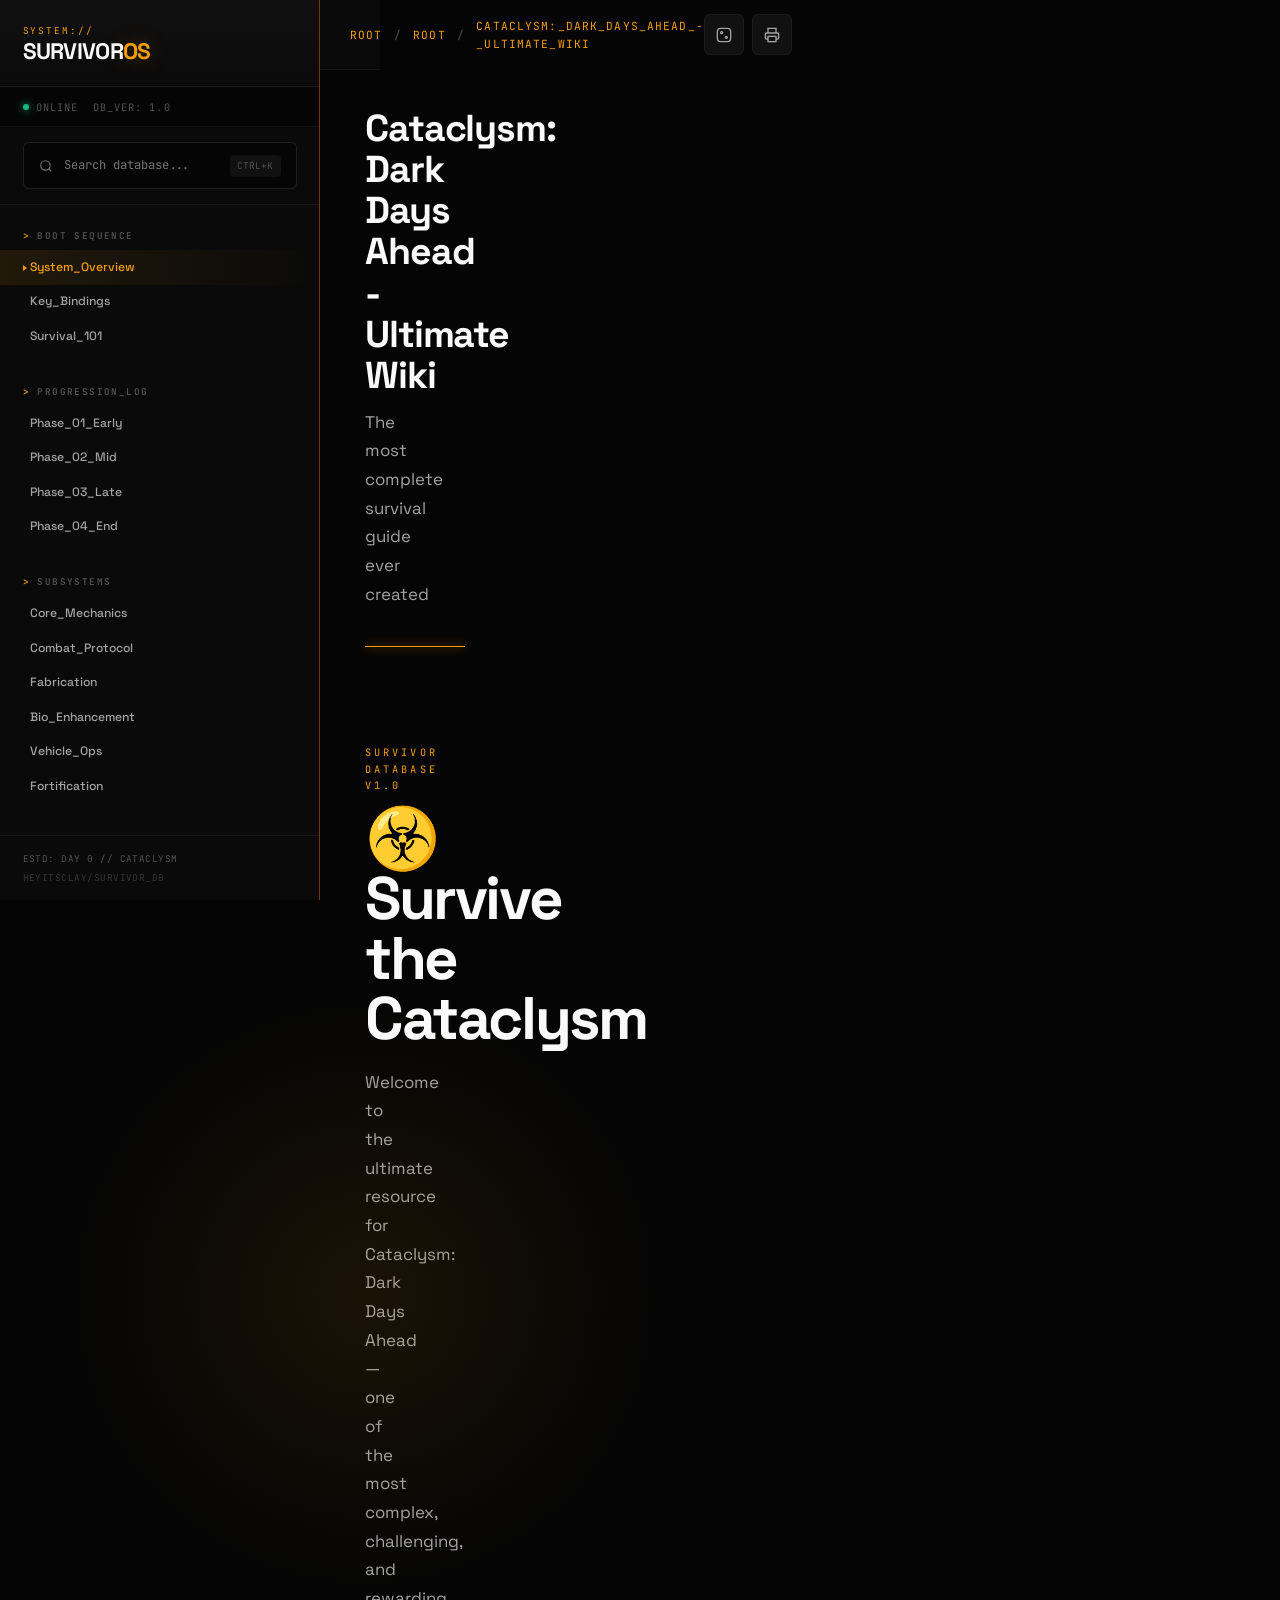
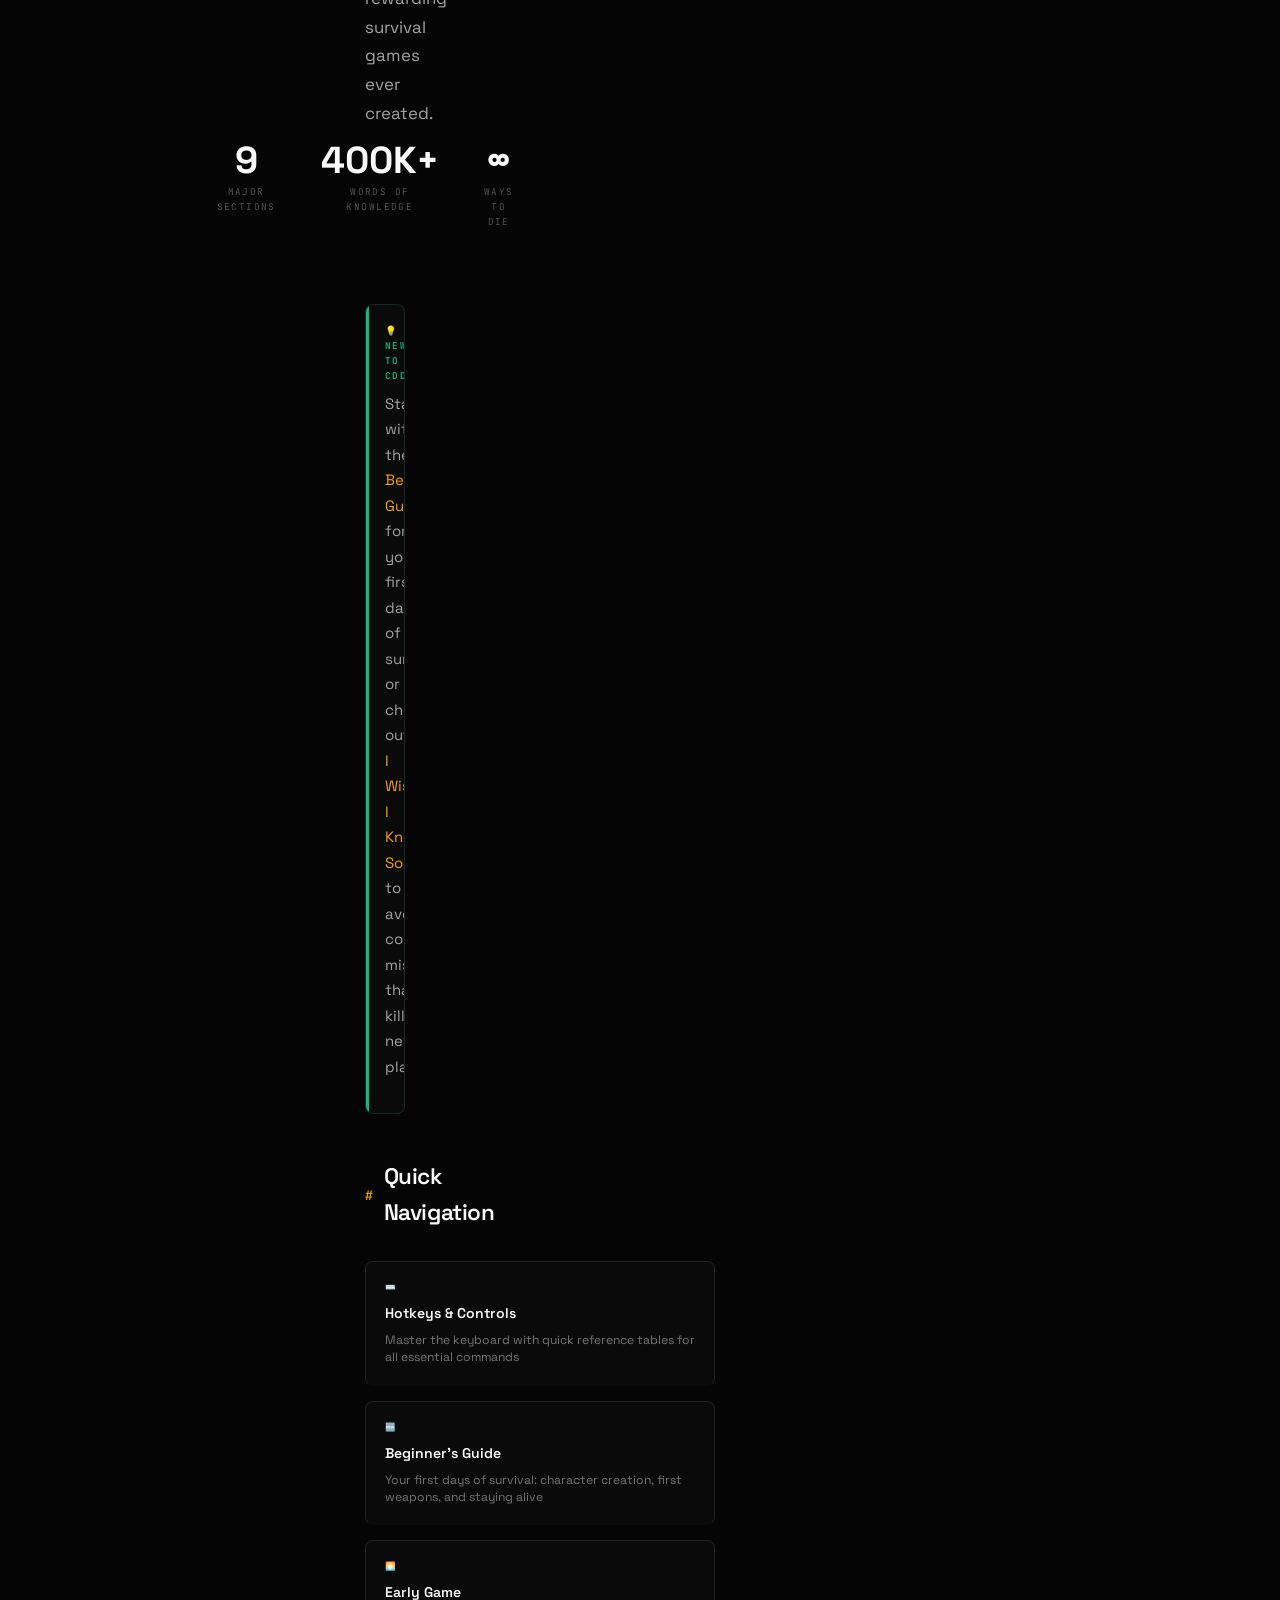
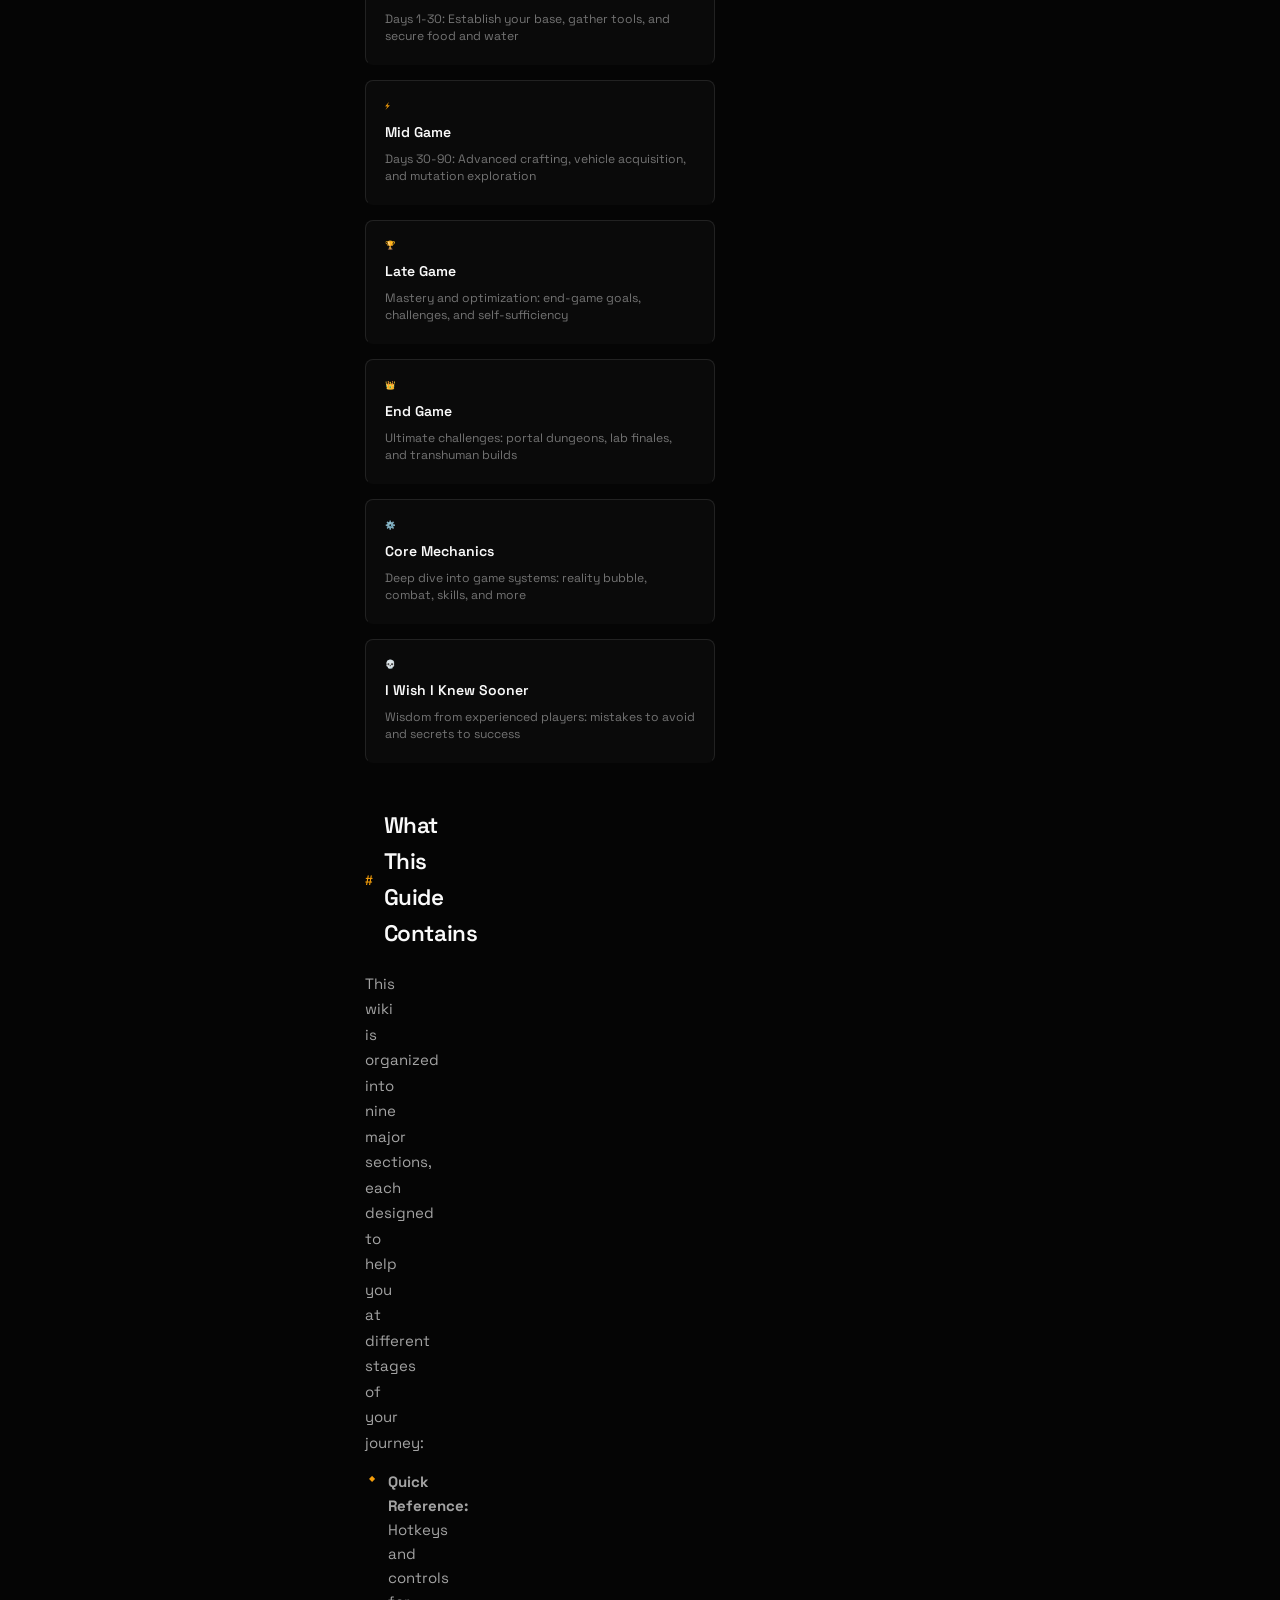
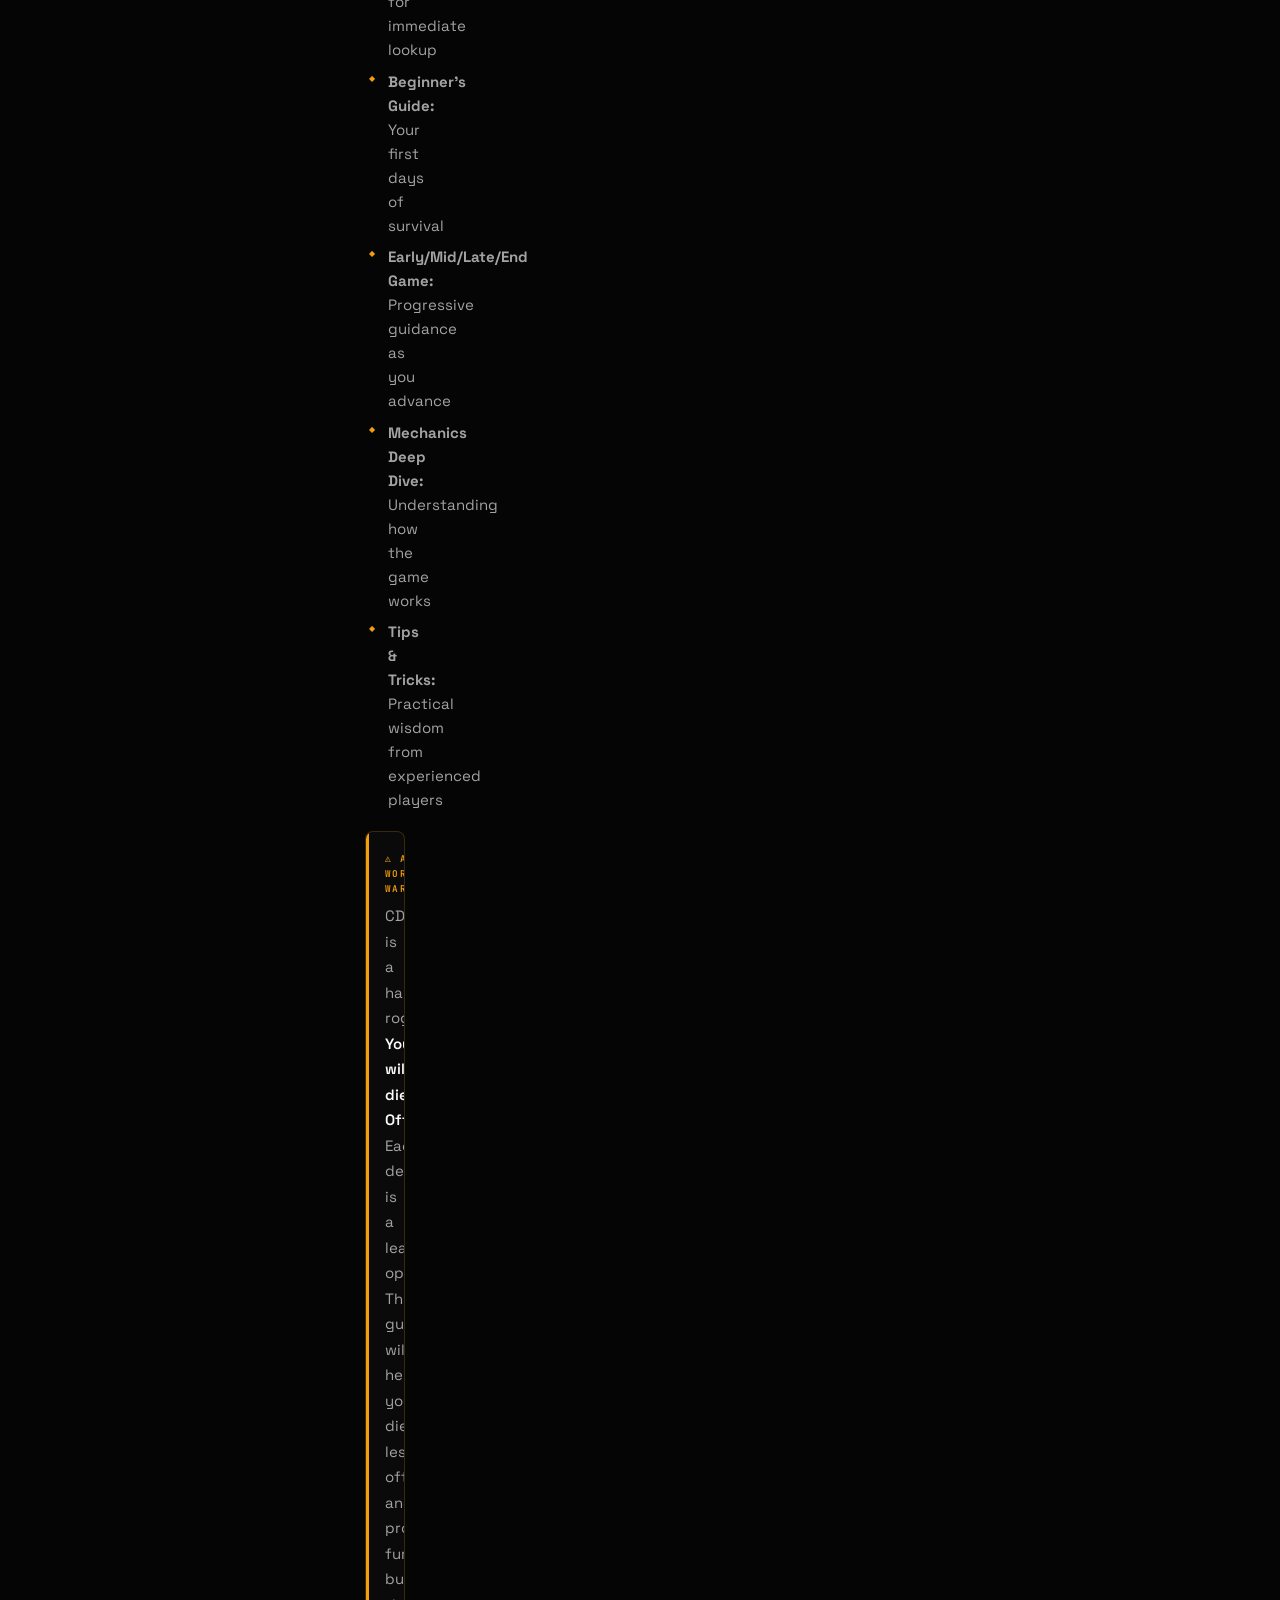
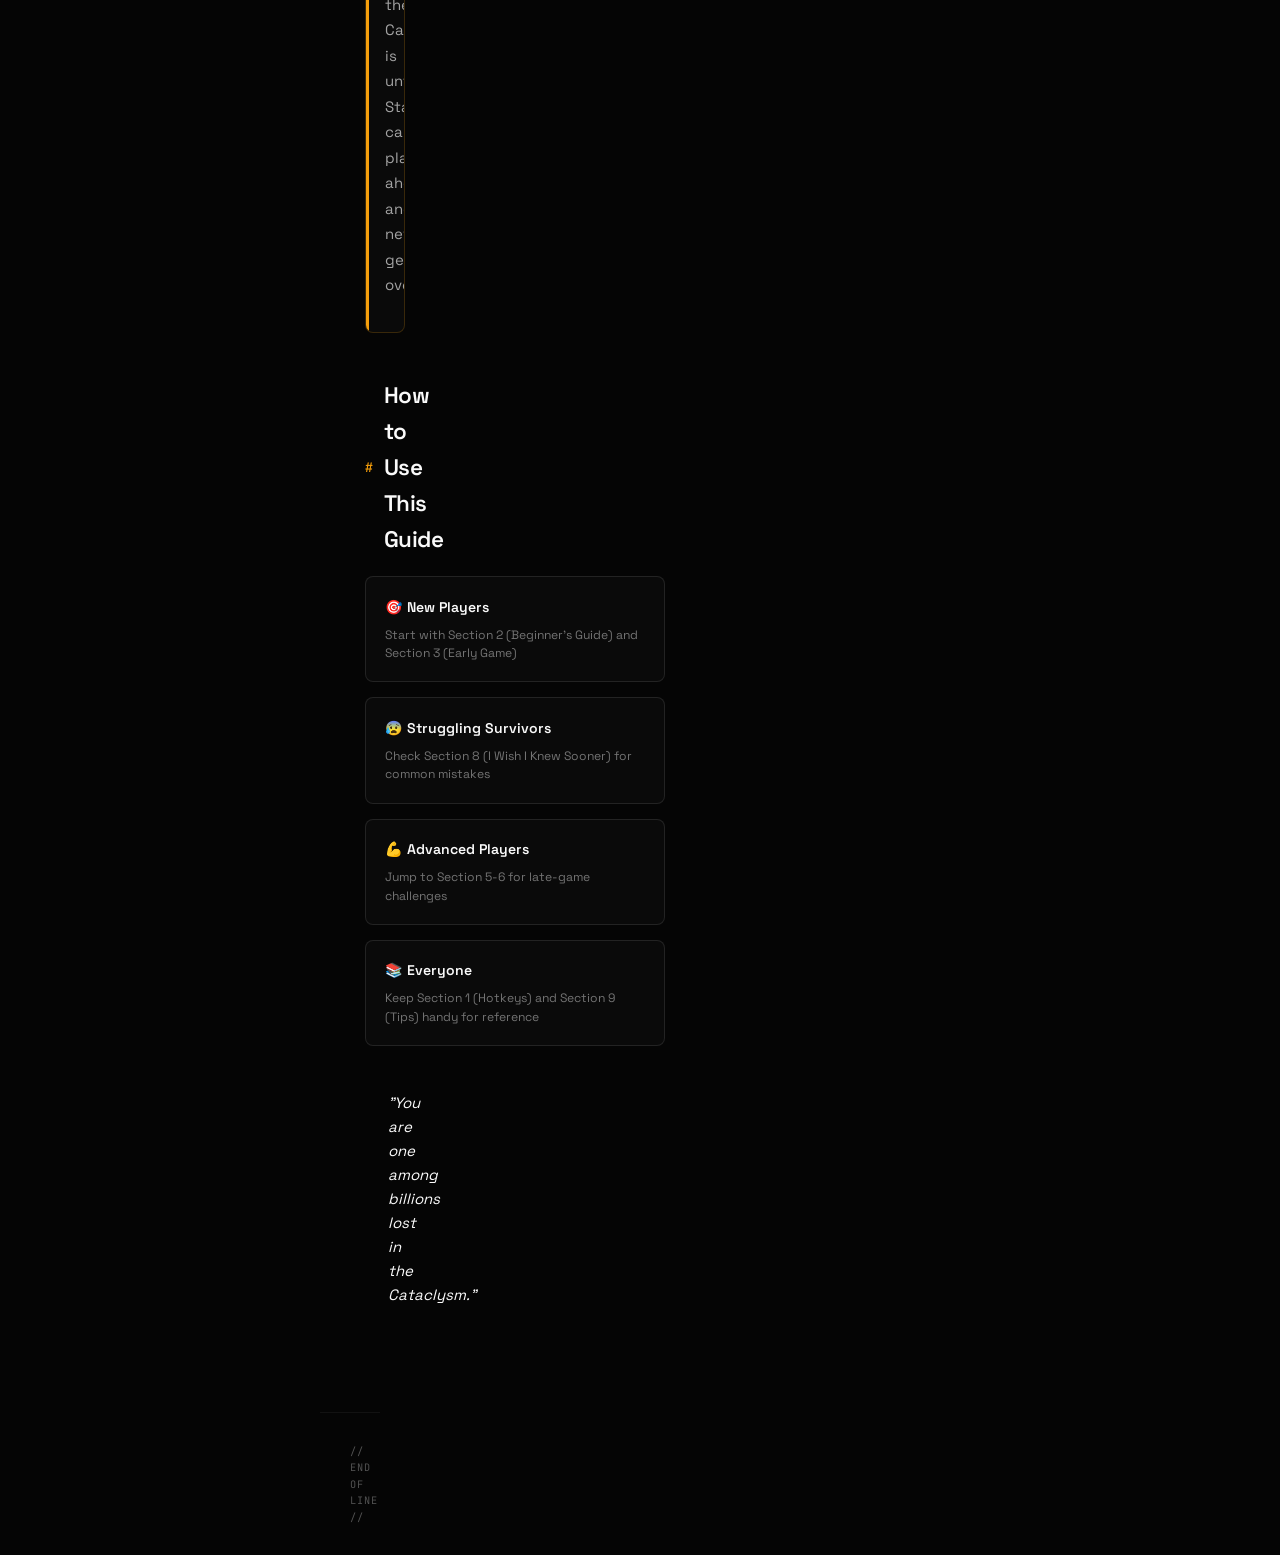
<file: index.html>
<!DOCTYPE html>
<html lang="en">
<head>
    <meta charset="UTF-8">
    <meta name="viewport" content="width=device-width, initial-scale=1.0">
    <title>SURVIVOR'S TERMINAL // CDDA</title>
    <meta name="description" content="Cataclysm: Dark Days Ahead - Survival Database">
    <link rel="stylesheet" href="styles.css">
</head>
<body>
    <div class="wiki-container">
        <!-- Sidebar Terminal Panel -->
        <aside class="sidebar" id="sidebar">
            <div class="sidebar-header">
                <div class="logo">
                    <span class="logo-prompt">SYSTEM://</span>
                    <span class="logo-text">SURVIVOR<span>OS</span></span>
                </div>
                <button class="mobile-menu-toggle" id="mobileMenuToggle" aria-label="Menu">
                    <svg width="20" height="20" viewBox="0 0 24 24" fill="none" stroke="currentColor" stroke-width="2"><line x1="3" y1="6" x2="21" y2="6"/><line x1="3" y1="12" x2="21" y2="12"/><line x1="3" y1="18" x2="21" y2="18"/></svg>
                </button>
            </div>

            <div class="system-status">
                <div class="status-item">
                    <div class="status-indicator"></div>
                    <span>Online</span>
                </div>
                <div class="status-item">
                    <span>DB_VER: 1.0</span>
                </div>
            </div>
            
            <div class="search-box">
                <div class="search-trigger" id="searchTrigger">
                    <svg width="14" height="14" viewBox="0 0 24 24" fill="none" stroke="currentColor" stroke-width="2"><circle cx="11" cy="11" r="8"/><line x1="21" y1="21" x2="16.65" y2="16.65"/></svg>
                    <span>Search database...</span>
                    <span class="search-shortcut">CTRL+K</span>
                </div>
            </div>
            
            <nav class="nav-menu" id="navMenu">
                <div class="nav-section">
                    <div class="nav-section-title">Boot Sequence</div>
                    <ul>
                        <li><a href="#introduction" class="nav-link" data-section="introduction">System_Overview</a></li>
                        <li><a href="#hotkeys" class="nav-link" data-section="hotkeys">Key_Bindings</a></li>
                        <li><a href="#beginner-guide" class="nav-link" data-section="beginner-guide">Survival_101</a></li>
                    </ul>
                </div>
                
                <div class="nav-section">
                    <div class="nav-section-title">Progression_Log</div>
                    <ul>
                        <li><a href="#early-game" class="nav-link" data-section="early-game">Phase_01_Early</a></li>
                        <li><a href="#mid-game" class="nav-link" data-section="mid-game">Phase_02_Mid</a></li>
                        <li><a href="#late-game" class="nav-link" data-section="late-game">Phase_03_Late</a></li>
                        <li><a href="#end-game" class="nav-link" data-section="end-game">Phase_04_End</a></li>
                    </ul>
                </div>
                
                <div class="nav-section">
                    <div class="nav-section-title">Subsystems</div>
                    <ul>
                        <li><a href="#mechanics" class="nav-link" data-section="mechanics">Core_Mechanics</a></li>
                        <li><a href="#combat" class="nav-link" data-section="combat">Combat_Protocol</a></li>
                        <li><a href="#crafting" class="nav-link" data-section="crafting">Fabrication</a></li>
                        <li><a href="#mutations" class="nav-link" data-section="mutations">Bio_Enhancement</a></li>
                        <li><a href="#vehicles" class="nav-link" data-section="vehicles">Vehicle_Ops</a></li>
                        <li><a href="#base-building" class="nav-link" data-section="base-building">Fortification</a></li>
                    </ul>
                </div>
                
                <div class="nav-section">
                    <div class="nav-section-title">Data_Archive</div>
                    <ul>
                        <li><a href="#iwishiknew" class="nav-link" data-section="iwishiknew">Lessons_Learned</a></li>
                        <li><a href="#tips" class="nav-link" data-section="tips">Field_Notes</a></li>
                        <li><a href="#cheat-sheet" class="nav-link" data-section="cheat-sheet">Quick_Reference</a></li>
                    </ul>
                </div>
            </nav>

            <div class="sidebar-footer">
                <div>ESTD: Day 0 // Cataclysm</div>
                <div style="margin-top: 4px; opacity: 0.6;">HeyitsClay/SURVIVOR_DB</div>
            </div>
        </aside>

        <!-- Main Viewport -->
        <main class="main-content">
            <!-- Top Bar -->
            <header class="content-header">
                <div class="breadcrumb" id="breadcrumb">
                    <span class="breadcrumb-item">ROOT</span>
                    <span class="breadcrumb-separator">/</span>
                    <span class="breadcrumb-item">DATABASE</span>
                </div>
                <div class="header-actions">
                    <button id="randomPage" class="btn-icon" title="Random Entry">
                        <svg width="16" height="16" viewBox="0 0 24 24" fill="none" stroke="currentColor" stroke-width="2"><rect x="2" y="2" width="20" height="20" rx="5"/><circle cx="8.5" cy="8.5" r="1.5"/><circle cx="15.5" cy="15.5" r="1.5"/></svg>
                    </button>
                    <button id="printPage" class="btn-icon" title="Print Data">
                        <svg width="16" height="16" viewBox="0 0 24 24" fill="none" stroke="currentColor" stroke-width="2"><polyline points="6 9 6 2 18 2 18 9"/><path d="M6 18H4a2 2 0 0 1-2-2v-5a2 2 0 0 1 2-2h16a2 2 0 0 1 2 2v5a2 2 0 0 1-2 2h-2"/><rect x="6" y="14" width="12" height="8"/></svg>
                    </button>
                </div>
            </header>

            <!-- Content Viewport -->
            <div class="content-body" id="contentBody">
                <!-- Dynamic content loads here -->
            </div>

            <!-- System Footer -->
            <footer class="wiki-footer">
                <span>// END OF LINE //</span>
            </footer>
        </main>

        <!-- Search Interface -->
        <div class="search-overlay" id="searchOverlay">
            <div class="search-modal">
                <div class="search-input-wrapper">
                    <svg width="20" height="20" viewBox="0 0 24 24" fill="none" stroke="currentColor" stroke-width="2" style="color: var(--accent);"><circle cx="11" cy="11" r="8"/><line x1="21" y1="21" x2="16.65" y2="16.65"/></svg>
                    <input type="text" id="globalSearch" placeholder="Query database..." autocomplete="off">
                    <button class="search-close" id="closeSearch">
                        <svg width="20" height="20" viewBox="0 0 24 24" fill="none" stroke="currentColor" stroke-width="2"><line x1="18" y1="6" x2="6" y2="18"/><line x1="6" y1="6" x2="18" y2="18"/></svg>
                    </button>
                </div>
                <div class="search-results" id="searchResults"></div>
            </div>
        </div>
    </div>

    <script src="data.js"></script>
    <script src="app.js"></script>
</body>
</html>
</file>
<file: styles.css>
/* ========================================
   CDDA SURVIVOR'S TERMINAL
   A radical departure from wiki conventions
   ======================================== */

@import url('https://fonts.googleapis.com/css2?family=JetBrains+Mono:wght@300;400;500;600;700&family=Space+Grotesk:wght@300;400;500;600;700&display=swap');

:root {
  /* Core Palette - Industrial Dark */
  --bg-primary: #050505;
  --bg-secondary: #0a0a0a;
  --bg-tertiary: #111111;
  --bg-elevated: #161616;
  --bg-hover: #1c1c1c;
  
  /* Accent - Amber Alert */
  --accent: #f59e0b;
  --accent-dim: #78350f;
  --accent-glow: rgba(245, 158, 11, 0.3);
  
  /* Secondary Accent - Cyan */
  --secondary: #06b6d4;
  --secondary-dim: rgba(6, 182, 212, 0.1);
  
  /* Text Hierarchy */
  --text-primary: #fafafa;
  --text-secondary: #a3a3a3;
  --text-tertiary: #737373;
  --text-muted: #525252;
  
  /* Alert Colors */
  --danger: #ef4444;
  --warning: #f59e0b;
  --success: #10b981;
  --info: #06b6d4;
  
  /* Typography */
  --font-display: 'Space Grotesk', sans-serif;
  --font-mono: 'JetBrains Mono', monospace;
  
  /* Spacing */
  --space-1: 0.25rem;
  --space-2: 0.5rem;
  --space-3: 0.75rem;
  --space-4: 1rem;
  --space-5: 1.25rem;
  --space-6: 1.5rem;
  --space-8: 2rem;
  --space-10: 2.5rem;
  --space-12: 3rem;
  --space-16: 4rem;
  --space-20: 5rem;
  
  /* Layout */
  --sidebar-width: 320px;
  --header-height: 70px;
  --max-content: none;
  
  /* Transitions */
  --transition-fast: 150ms cubic-bezier(0.4, 0, 0.2, 1);
  --transition-base: 300ms cubic-bezier(0.4, 0, 0.2, 1);
  --transition-slow: 500ms cubic-bezier(0.4, 0, 0.2, 1);
  
  /* Borders */
  --border-thin: 1px solid rgba(255, 255, 255, 0.05);
  --border-medium: 1px solid rgba(255, 255, 255, 0.1);
  --border-accent: 1px solid var(--accent-dim);
  
  /* Effects */
  --glow-accent: 0 0 40px rgba(245, 158, 11, 0.15);
  --glow-text: 0 0 20px rgba(245, 158, 11, 0.3);
}

/* ========================================
   Base & Reset
   ======================================== */

*, *::before, *::after {
  box-sizing: border-box;
  margin: 0;
  padding: 0;
}

html {
  font-size: 15px;
  -webkit-font-smoothing: antialiased;
  -moz-osx-font-smoothing: grayscale;
  scroll-behavior: smooth;
}

body {
  font-family: var(--font-display);
  background: var(--bg-primary);
  color: var(--text-primary);
  line-height: 1.6;
  min-height: 100vh;
  overflow-x: hidden;
}

/* Custom Selection */
::selection {
  background: var(--accent);
  color: var(--bg-primary);
}

/* Scrollbar */
::-webkit-scrollbar {
  width: 6px;
  height: 6px;
}

::-webkit-scrollbar-track {
  background: var(--bg-primary);
}

::-webkit-scrollbar-thumb {
  background: var(--bg-elevated);
  border-radius: 3px;
}

::-webkit-scrollbar-thumb:hover {
  background: var(--accent-dim);
}

/* ========================================
   Layout Grid
   ======================================== */

.wiki-container {
  display: grid;
  grid-template-columns: var(--sidebar-width) 1fr;
  min-height: 100vh;
}

/* ========================================
   Sidebar - Terminal Panel
   ======================================== */

.sidebar {
  background: var(--bg-secondary);
  border-right: var(--border-accent);
  position: fixed;
  height: 100vh;
  width: var(--sidebar-width);
  overflow-y: auto;
  z-index: 100;
  display: flex;
  flex-direction: column;
}

/* Header Strip */
.sidebar-header {
  padding: var(--space-6);
  border-bottom: var(--border-thin);
  display: flex;
  align-items: center;
  justify-content: space-between;
  background: linear-gradient(180deg, var(--bg-tertiary) 0%, var(--bg-secondary) 100%);
}

.logo {
  display: flex;
  flex-direction: column;
  gap: var(--space-1);
}

.logo-prompt {
  font-family: var(--font-mono);
  font-size: 0.625rem;
  color: var(--accent);
  text-transform: uppercase;
  letter-spacing: 0.2em;
}

.logo-text {
  font-family: var(--font-display);
  font-size: 1.5rem;
  font-weight: 700;
  letter-spacing: -0.03em;
  color: var(--text-primary);
  line-height: 1;
}

.logo-text span {
  color: var(--accent);
  text-shadow: var(--glow-text);
}

.mobile-menu-toggle {
  display: none;
  background: none;
  border: none;
  color: var(--text-secondary);
  cursor: pointer;
  padding: var(--space-2);
}

/* System Status */
.system-status {
  padding: var(--space-3) var(--space-6);
  background: var(--bg-primary);
  border-bottom: var(--border-thin);
  display: flex;
  gap: var(--space-4);
  font-family: var(--font-mono);
  font-size: 0.6875rem;
  text-transform: uppercase;
  letter-spacing: 0.1em;
  color: var(--text-muted);
}

.status-item {
  display: flex;
  align-items: center;
  gap: var(--space-2);
}

.status-indicator {
  width: 6px;
  height: 6px;
  border-radius: 50%;
  background: var(--success);
  box-shadow: 0 0 8px var(--success);
  animation: pulse 2s infinite;
}

@keyframes pulse {
  0%, 100% { opacity: 1; }
  50% { opacity: 0.5; }
}

/* Search */
.search-box {
  padding: var(--space-4) var(--space-6);
  border-bottom: var(--border-thin);
}

.search-trigger {
  display: flex;
  align-items: center;
  gap: var(--space-3);
  background: var(--bg-primary);
  border: var(--border-medium);
  border-radius: 6px;
  padding: var(--space-3) var(--space-4);
  color: var(--text-tertiary);
  font-family: var(--font-mono);
  font-size: 0.8125rem;
  cursor: pointer;
  transition: all var(--transition-fast);
  width: 100%;
}

.search-trigger:hover {
  border-color: var(--accent-dim);
  color: var(--text-secondary);
}

.search-shortcut {
  margin-left: auto;
  padding: var(--space-1) var(--space-2);
  background: var(--bg-tertiary);
  border-radius: 4px;
  font-size: 0.625rem;
  color: var(--text-muted);
}

/* Navigation */
.nav-menu {
  flex: 1;
  padding: var(--space-4) 0;
  overflow-y: auto;
}

.nav-section {
  margin-bottom: var(--space-6);
}

.nav-section-title {
  padding: var(--space-2) var(--space-6);
  font-family: var(--font-mono);
  font-size: 0.625rem;
  font-weight: 600;
  text-transform: uppercase;
  letter-spacing: 0.15em;
  color: var(--text-muted);
  display: flex;
  align-items: center;
  gap: var(--space-2);
}

.nav-section-title::before {
  content: '>';
  color: var(--accent);
}

.nav-section ul {
  list-style: none;
}

.nav-link {
  display: block;
  padding: var(--space-2) var(--space-6) var(--space-2) var(--space-8);
  color: var(--text-secondary);
  text-decoration: none;
  font-size: 0.8125rem;
  font-weight: 500;
  transition: all var(--transition-fast);
  position: relative;
}

.nav-link::before {
  content: '';
  position: absolute;
  left: var(--space-6);
  top: 50%;
  transform: translateY(-50%);
  width: 0;
  height: 0;
  border-top: 3px solid transparent;
  border-bottom: 3px solid transparent;
  border-left: 4px solid var(--accent);
  opacity: 0;
  transition: opacity var(--transition-fast);
}

.nav-link:hover {
  color: var(--text-primary);
  background: linear-gradient(90deg, var(--bg-tertiary) 0%, transparent 100%);
}

.nav-link.active {
  color: var(--accent);
  background: linear-gradient(90deg, rgba(245, 158, 11, 0.1) 0%, transparent 100%);
}

.nav-link.active::before {
  opacity: 1;
}

/* Footer Info */
.sidebar-footer {
  padding: var(--space-4) var(--space-6);
  border-top: var(--border-thin);
  font-family: var(--font-mono);
  font-size: 0.625rem;
  color: var(--text-muted);
  text-transform: uppercase;
  letter-spacing: 0.05em;
}

/* ========================================
   Main Content - Viewport
   ======================================== */

.main-content {
  margin-left: var(--sidebar-width);
  display: flex;
  flex-direction: column;
  min-height: 100vh;
  background: var(--bg-primary);
}

/* Top Bar */
.content-header {
  height: var(--header-height);
  background: var(--bg-secondary);
  border-bottom: var(--border-thin);
  display: flex;
  align-items: center;
  justify-content: space-between;
  padding: 0 var(--space-8);
  position: sticky;
  top: 0;
  z-index: 50;
}

.breadcrumb {
  display: flex;
  align-items: center;
  gap: var(--space-3);
  font-family: var(--font-mono);
  font-size: 0.75rem;
  text-transform: uppercase;
  letter-spacing: 0.1em;
}

.breadcrumb-item {
  color: var(--text-muted);
}

.breadcrumb-item:not(:last-child) {
  color: var(--accent);
  cursor: pointer;
}

.breadcrumb-item:not(:last-child):hover {
  text-decoration: underline;
}

.breadcrumb-separator {
  color: var(--text-muted);
}

.header-actions {
  display: flex;
  gap: var(--space-2);
}

.btn-icon {
  background: var(--bg-tertiary);
  border: var(--border-thin);
  border-radius: 6px;
  padding: var(--space-3);
  color: var(--text-secondary);
  cursor: pointer;
  transition: all var(--transition-fast);
  display: flex;
  align-items: center;
  justify-content: center;
}

.btn-icon:hover {
  background: var(--bg-hover);
  border-color: var(--accent-dim);
  color: var(--accent);
}

/* Content Area */
.content-body {
  flex: 1;
  padding: var(--space-10) var(--space-12) var(--space-16);
  width: 100%;
  max-width: none;
}

/* ========================================
   Article Design - Terminal Style
   ======================================== */

.wiki-article {
  animation: bootUp 0.5s ease-out;
}

@keyframes bootUp {
  from {
    opacity: 0;
    transform: translateY(20px);
    filter: blur(4px);
  }
  to {
    opacity: 1;
    transform: translateY(0);
    filter: blur(0);
  }
}

/* Article Header */
.article-header {
  margin-bottom: var(--space-10);
  padding-bottom: var(--space-6);
  border-bottom: var(--border-medium);
  position: relative;
}

.article-header::after {
  content: '';
  position: absolute;
  bottom: -1px;
  left: 0;
  width: 100px;
  height: 1px;
  background: var(--accent);
  box-shadow: 0 0 10px var(--accent);
}

.article-header h1 {
  font-family: var(--font-display);
  font-size: 2.5rem;
  font-weight: 700;
  letter-spacing: -0.03em;
  line-height: 1.1;
  margin-bottom: var(--space-3);
  color: var(--text-primary);
}

.article-subtitle {
  font-family: var(--font-display);
  font-size: 1.125rem;
  color: var(--text-secondary);
  font-weight: 400;
}

.article-meta {
  display: flex;
  gap: var(--space-4);
  margin-top: var(--space-4);
  font-family: var(--font-mono);
  font-size: 0.6875rem;
  text-transform: uppercase;
  letter-spacing: 0.1em;
  color: var(--text-muted);
}

/* Section Headers */
.wiki-article h2 {
  font-family: var(--font-display);
  font-size: 1.5rem;
  font-weight: 600;
  letter-spacing: -0.02em;
  margin-top: var(--space-12);
  margin-bottom: var(--space-5);
  color: var(--text-primary);
  display: flex;
  align-items: center;
  gap: var(--space-3);
}

.wiki-article h2::before {
  content: '#';
  color: var(--accent);
  font-family: var(--font-mono);
  font-size: 0.875rem;
}

.wiki-article h3 {
  font-family: var(--font-display);
  font-size: 1rem;
  font-weight: 600;
  margin-top: var(--space-8);
  margin-bottom: var(--space-3);
  color: var(--text-secondary);
  padding-left: var(--space-4);
  border-left: 2px solid var(--accent-dim);
}

.wiki-article h4 {
  font-family: var(--font-mono);
  font-size: 0.8125rem;
  font-weight: 600;
  text-transform: uppercase;
  letter-spacing: 0.05em;
  margin-top: var(--space-6);
  margin-bottom: var(--space-3);
  color: var(--accent);
}

/* Paragraphs */
.wiki-article p {
  margin-bottom: var(--space-4);
  color: var(--text-secondary);
  line-height: 1.7;
  max-width: 75ch;
}

.wiki-article p strong {
  color: var(--text-primary);
  font-weight: 600;
}

/* Links */
.wiki-article a {
  color: var(--accent);
  text-decoration: none;
  border-bottom: 1px solid transparent;
  transition: border-color var(--transition-fast);
}

.wiki-article a:hover {
  border-bottom-color: var(--accent);
}

/* Lists */
.wiki-article ul,
.wiki-article ol {
  margin-bottom: var(--space-5);
  padding-left: var(--space-6);
}

.wiki-article li {
  margin-bottom: var(--space-2);
  color: var(--text-secondary);
  line-height: 1.6;
}

.wiki-article ul li {
  list-style: none;
  position: relative;
}

.wiki-article ul li::before {
  content: '◆';
  position: absolute;
  left: calc(-1 * var(--space-5));
  color: var(--accent);
  font-size: 0.5rem;
  top: 0.4em;
}

.wiki-article ol li::marker {
  color: var(--accent);
  font-family: var(--font-mono);
  font-weight: 600;
}

/* Code & Terminal Blocks */
.wiki-article code {
  font-family: var(--font-mono);
  background: var(--bg-tertiary);
  color: var(--secondary);
  padding: var(--space-1) var(--space-2);
  border-radius: 4px;
  font-size: 0.8125em;
  border: var(--border-thin);
}

.wiki-article pre {
  background: var(--bg-secondary);
  border: var(--border-medium);
  border-radius: 8px;
  padding: var(--space-5);
  overflow-x: auto;
  margin-bottom: var(--space-5);
  font-family: var(--font-mono);
  font-size: 0.8125rem;
  line-height: 1.6;
  position: relative;
}

.wiki-article pre::before {
  content: 'TERMINAL';
  position: absolute;
  top: var(--space-2);
  right: var(--space-3);
  font-size: 0.5rem;
  color: var(--text-muted);
  letter-spacing: 0.2em;
}

.wiki-article pre code {
  background: none;
  color: var(--text-secondary);
  padding: 0;
  border: none;
  font-size: inherit;
}

/* Alert Boxes - Terminal Style */
.alert {
  border-radius: 8px;
  padding: var(--space-5);
  margin-bottom: var(--space-6);
  border: var(--border-medium);
  background: var(--bg-secondary);
  position: relative;
  overflow: hidden;
  max-width: 75ch;
}

.alert::before {
  content: '';
  position: absolute;
  left: 0;
  top: 0;
  bottom: 0;
  width: 3px;
}

.alert-header {
  font-family: var(--font-mono);
  font-size: 0.625rem;
  font-weight: 600;
  text-transform: uppercase;
  letter-spacing: 0.15em;
  margin-bottom: var(--space-2);
  display: flex;
  align-items: center;
  gap: var(--space-2);
}

.alert-content {
  color: var(--text-secondary);
  font-size: 0.875rem;
  line-height: 1.6;
}

.alert-content p:last-child {
  margin-bottom: 0;
}

.alert.tip { border-color: rgba(16, 185, 129, 0.2); }
.alert.tip::before { background: var(--success); }
.alert.tip .alert-header { color: var(--success); }

.alert.warning { border-color: rgba(245, 158, 11, 0.2); }
.alert.warning::before { background: var(--warning); }
.alert.warning .alert-header { color: var(--warning); }

.alert.danger { border-color: rgba(239, 68, 68, 0.2); }
.alert.danger::before { background: var(--danger); }
.alert.danger .alert-header { color: var(--danger); }

.alert.info { border-color: rgba(6, 182, 212, 0.2); }
.alert.info::before { background: var(--info); }
.alert.info .alert-header { color: var(--info); }

/* Data Tables */
.data-table {
  overflow-x: auto;
  border: var(--border-medium);
  border-radius: 8px;
  margin-bottom: var(--space-6);
  width: 100%;
}

.wiki-article table {
  width: 100%;
  border-collapse: collapse;
  font-size: 0.8125rem;
}

.wiki-article th {
  background: var(--bg-tertiary);
  font-family: var(--font-mono);
  font-weight: 600;
  text-transform: uppercase;
  font-size: 0.625rem;
  letter-spacing: 0.1em;
  color: var(--text-muted);
  text-align: left;
  padding: var(--space-3) var(--space-4);
  border-bottom: var(--border-medium);
}

.wiki-article td {
  color: var(--text-secondary);
  padding: var(--space-3) var(--space-4);
  border-bottom: var(--border-thin);
}

.wiki-article tr:last-child td {
  border-bottom: none;
}

.wiki-article tr:hover td {
  background: var(--bg-tertiary);
}

/* Cards - Data Modules */
.card-grid {
  display: grid;
  grid-template-columns: repeat(auto-fill, minmax(300px, 1fr));
  gap: var(--space-4);
  margin-bottom: var(--space-8);
}

.card {
  background: var(--bg-secondary);
  border: var(--border-medium);
  border-radius: 8px;
  padding: var(--space-5);
  transition: all var(--transition-base);
  position: relative;
  overflow: hidden;
}

.card::before {
  content: '';
  position: absolute;
  top: 0;
  left: 0;
  right: 0;
  height: 1px;
  background: linear-gradient(90deg, transparent, var(--accent-dim), transparent);
  opacity: 0;
  transition: opacity var(--transition-fast);
}

.card:hover {
  border-color: var(--accent-dim);
  transform: translateY(-2px);
}

.card:hover::before {
  opacity: 1;
}

.card-title {
  font-family: var(--font-display);
  font-size: 0.9375rem;
  font-weight: 600;
  margin-bottom: var(--space-2);
  color: var(--text-primary);
}

.card-desc {
  font-size: 0.8125rem;
  color: var(--text-tertiary);
  line-height: 1.5;
}

/* Section Links - Module Cards */
.module-grid {
  display: grid;
  grid-template-columns: repeat(auto-fill, minmax(350px, 1fr));
  gap: var(--space-4);
  margin-top: var(--space-8);
}

.module-card {
  background: var(--bg-secondary);
  border: var(--border-medium);
  border-radius: 8px;
  padding: var(--space-5);
  text-decoration: none;
  color: inherit;
  transition: all var(--transition-base);
  display: flex;
  flex-direction: column;
  gap: var(--space-2);
  position: relative;
  overflow: hidden;
}

.module-card::after {
  content: '→';
  position: absolute;
  right: var(--space-4);
  top: 50%;
  transform: translateY(-50%);
  color: var(--accent);
  opacity: 0;
  transition: all var(--transition-fast);
}

.module-card:hover {
  border-color: var(--accent-dim);
  background: var(--bg-tertiary);
  padding-right: var(--space-8);
}

.module-card:hover::after {
  opacity: 1;
  right: var(--space-5);
}

.module-id {
  font-family: var(--font-mono);
  font-size: 0.5625rem;
  text-transform: uppercase;
  letter-spacing: 0.15em;
  color: var(--accent);
}

.module-title {
  font-family: var(--font-display);
  font-size: 0.9375rem;
  font-weight: 600;
  color: var(--text-primary);
}

.module-desc {
  font-size: 0.8125rem;
  color: var(--text-tertiary);
  line-height: 1.4;
}

/* Tags */
.tag {
  display: inline-flex;
  align-items: center;
  background: var(--bg-tertiary);
  border: var(--border-thin);
  border-radius: 4px;
  padding: var(--space-1) var(--space-2);
  font-family: var(--font-mono);
  font-size: 0.625rem;
  font-weight: 600;
  text-transform: uppercase;
  letter-spacing: 0.05em;
  color: var(--text-muted);
}

.tag.beginner { 
  background: rgba(16, 185, 129, 0.1); 
  color: var(--success); 
  border-color: rgba(16, 185, 129, 0.2);
}
.tag.intermediate { 
  background: rgba(245, 158, 11, 0.1); 
  color: var(--warning); 
  border-color: rgba(245, 158, 11, 0.2);
}
.tag.advanced { 
  background: rgba(239, 68, 68, 0.1); 
  color: var(--danger); 
  border-color: rgba(239, 68, 68, 0.2);
}

/* Hero Section */
.hero {
  text-align: center;
  padding: var(--space-16) 0 var(--space-20);
  position: relative;
}

.hero::before {
  content: '';
  position: absolute;
  top: 50%;
  left: 50%;
  transform: translate(-50%, -50%);
  width: 600px;
  height: 600px;
  background: radial-gradient(circle, var(--accent-glow) 0%, transparent 70%);
  opacity: 0.3;
  pointer-events: none;
}

.hero-pretitle {
  font-family: var(--font-mono);
  font-size: 0.6875rem;
  text-transform: uppercase;
  letter-spacing: 0.3em;
  color: var(--accent);
  margin-bottom: var(--space-4);
}

.hero-title {
  font-family: var(--font-display);
  font-size: 4rem;
  font-weight: 700;
  letter-spacing: -0.04em;
  line-height: 1;
  margin-bottom: var(--space-5);
  position: relative;
}

.hero-title .highlight {
  color: var(--accent);
  text-shadow: var(--glow-text);
}

.hero-subtitle {
  font-size: 1.125rem;
  color: var(--text-secondary);
  max-width: 500px;
  margin: 0 auto var(--space-10);
  line-height: 1.6;
}

.hero-stats {
  display: flex;
  justify-content: center;
  gap: var(--space-12);
}

.stat {
  text-align: center;
}

.stat-value {
  font-family: var(--font-display);
  font-size: 2.5rem;
  font-weight: 700;
  color: var(--text-primary);
  line-height: 1;
  margin-bottom: var(--space-1);
}

.stat-label {
  font-family: var(--font-mono);
  font-size: 0.625rem;
  text-transform: uppercase;
  letter-spacing: 0.15em;
  color: var(--text-muted);
}

/* Search Overlay */
.search-overlay {
  position: fixed;
  top: 0;
  left: 0;
  right: 0;
  bottom: 0;
  background: rgba(5, 5, 5, 0.95);
  backdrop-filter: blur(20px);
  z-index: 1000;
  display: none;
  align-items: flex-start;
  justify-content: center;
  padding-top: 20vh;
  opacity: 0;
  transition: opacity var(--transition-base);
}

.search-overlay.active {
  display: flex;
  opacity: 1;
}

.search-modal {
  width: 90%;
  max-width: 600px;
  transform: translateY(-20px);
  transition: transform var(--transition-base);
}

.search-overlay.active .search-modal {
  transform: translateY(0);
}

.search-input-wrapper {
  background: var(--bg-secondary);
  border: var(--border-medium);
  border-radius: 12px;
  padding: var(--space-4);
  display: flex;
  align-items: center;
  gap: var(--space-3);
  margin-bottom: var(--space-4);
}

.search-input-wrapper input {
  flex: 1;
  background: none;
  border: none;
  color: var(--text-primary);
  font-family: var(--font-display);
  font-size: 1.25rem;
  outline: none;
}

.search-input-wrapper input::placeholder {
  color: var(--text-muted);
}

.search-close {
  background: none;
  border: none;
  color: var(--text-muted);
  cursor: pointer;
  padding: var(--space-2);
  transition: color var(--transition-fast);
}

.search-close:hover {
  color: var(--text-primary);
}

.search-results {
  max-height: 400px;
  overflow-y: auto;
}

.result-item {
  padding: var(--space-4);
  border-radius: 8px;
  cursor: pointer;
  transition: all var(--transition-fast);
  margin-bottom: var(--space-2);
}

.result-item:hover {
  background: var(--bg-secondary);
}

.result-title {
  font-family: var(--font-display);
  font-size: 0.9375rem;
  font-weight: 600;
  color: var(--text-primary);
  margin-bottom: var(--space-1);
}

.result-preview {
  font-size: 0.8125rem;
  color: var(--text-tertiary);
}

.result-item mark {
  background: var(--accent-dim);
  color: var(--accent);
  padding: 0 2px;
}

/* Footer */
.wiki-footer {
  padding: var(--space-8);
  border-top: var(--border-thin);
  text-align: center;
  font-family: var(--font-mono);
  font-size: 0.6875rem;
  text-transform: uppercase;
  letter-spacing: 0.1em;
  color: var(--text-muted);
}

/* Back to Top */
.back-to-top {
  position: fixed;
  bottom: var(--space-6);
  right: var(--space-6);
  background: var(--bg-secondary);
  border: var(--border-medium);
  border-radius: 50%;
  width: 48px;
  height: 48px;
  color: var(--text-secondary);
  cursor: pointer;
  opacity: 0;
  transition: all var(--transition-base);
  z-index: 50;
  display: flex;
  align-items: center;
  justify-content: center;
}

.back-to-top.visible {
  opacity: 1;
}

.back-to-top:hover {
  border-color: var(--accent);
  color: var(--accent);
  transform: translateY(-2px);
}

/* ========================================
   Responsive
   ======================================== */

@media (max-width: 768px) {
  :root {
    --sidebar-width: 280px;
  }
  
  .wiki-container {
    grid-template-columns: 1fr;
  }
  
  .sidebar {
    transform: translateX(-100%);
  }
  
  .sidebar.open {
    transform: translateX(0);
  }
  
  .mobile-menu-toggle {
    display: flex;
  }
  
  .main-content {
    margin-left: 0;
  }
  
  .hero-title {
    font-size: 2.5rem;
  }
  
  .hero-stats {
    flex-direction: column;
    gap: var(--space-6);
  }
  
  .content-body {
    padding: var(--space-6) var(--space-5) var(--space-12);
  }
  
  .article-header h1 {
    font-size: 1.75rem;
  }
  
  .module-grid {
    grid-template-columns: 1fr;
  }
}

/* Print */
@media print {
  .sidebar,
  .content-header,
  .back-to-top,
  .wiki-footer {
    display: none !important;
  }
  
  .main-content {
    margin-left: 0 !important;
  }
  
  .wiki-article {
    color: #000 !important;
  }
}
</file>
